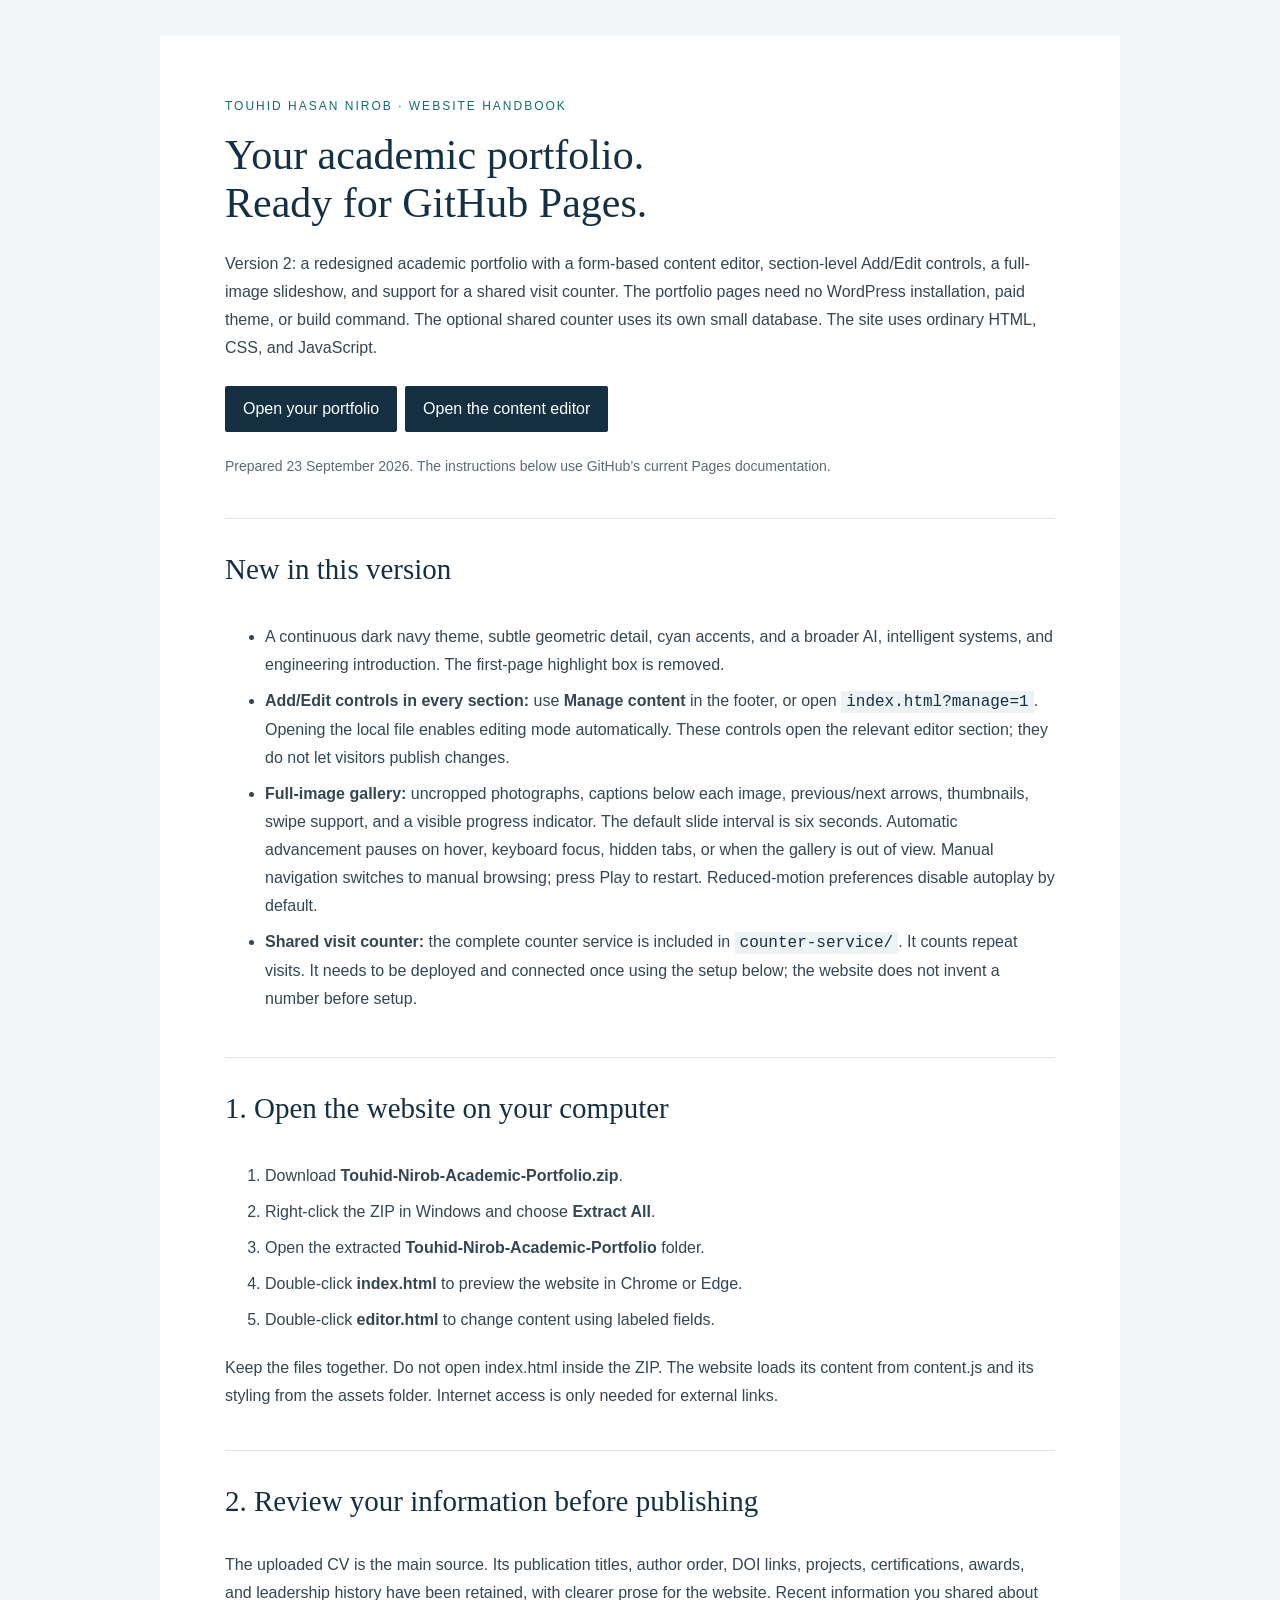
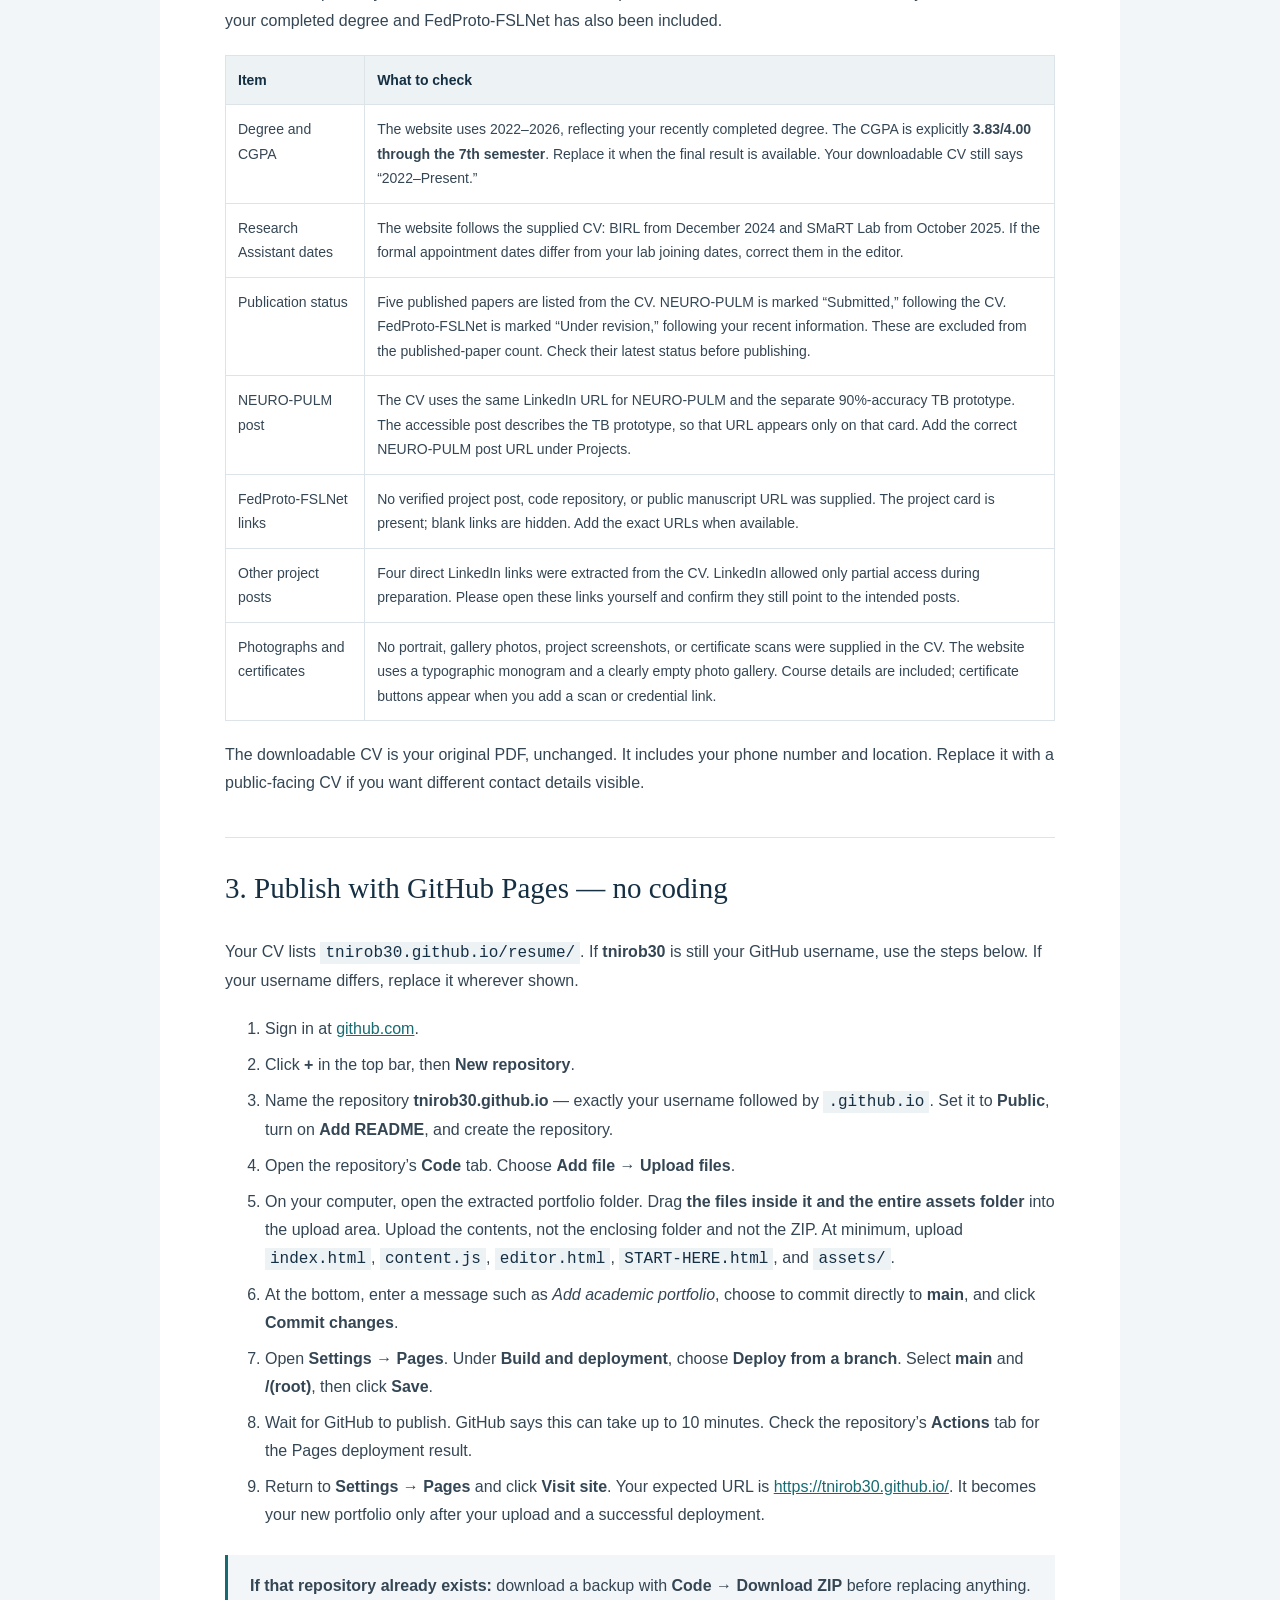
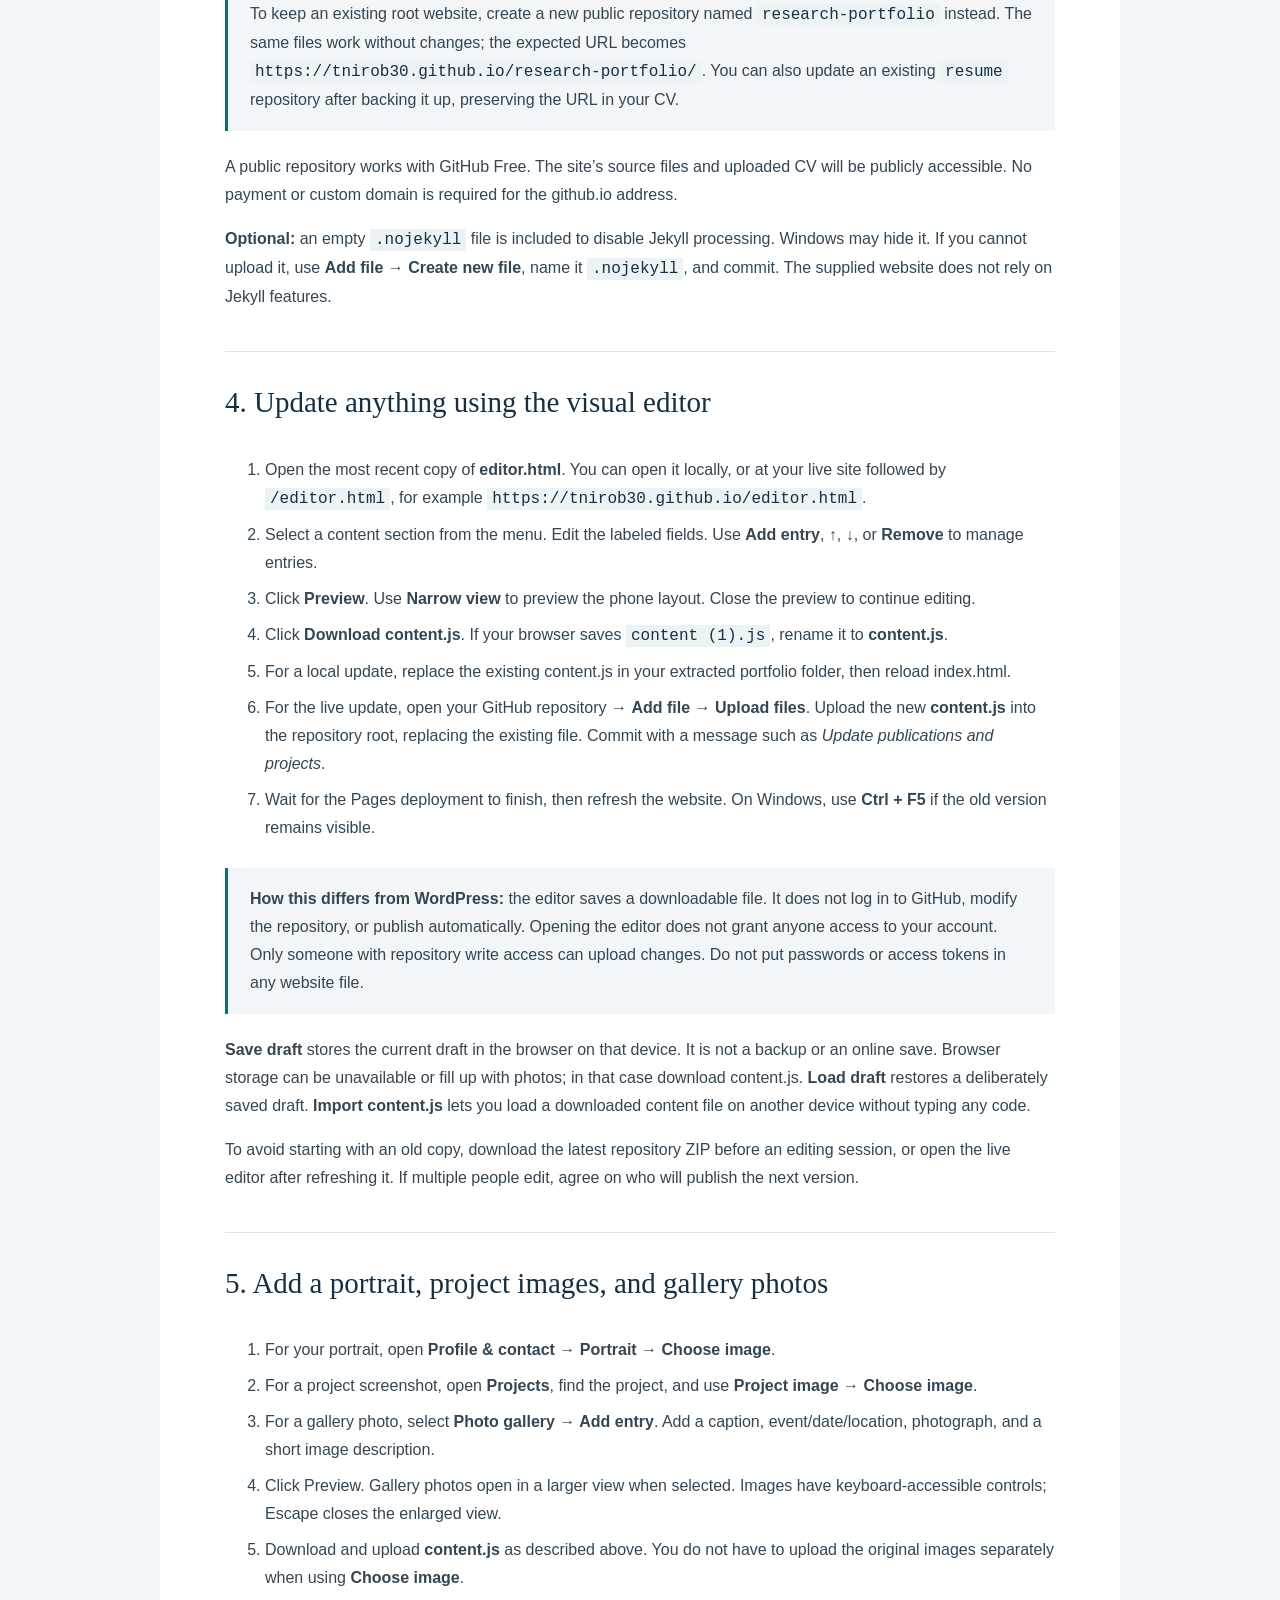
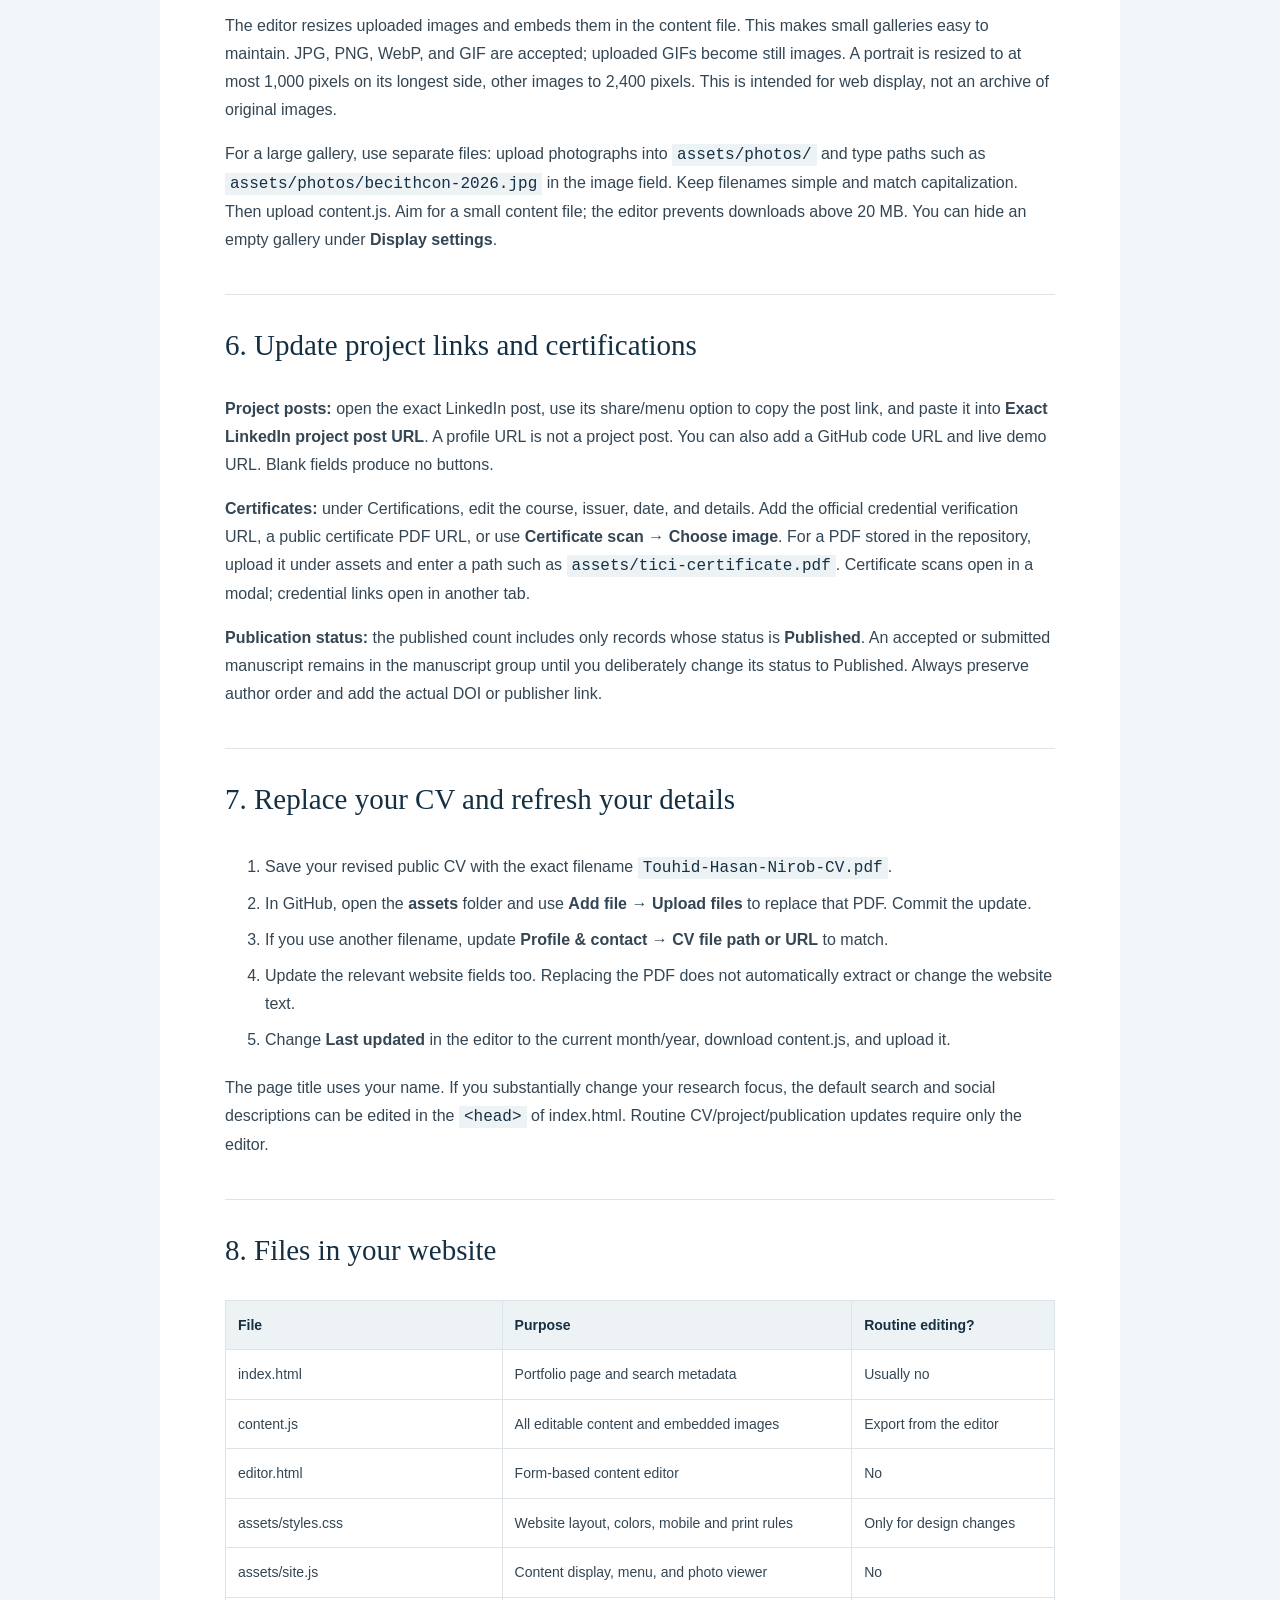
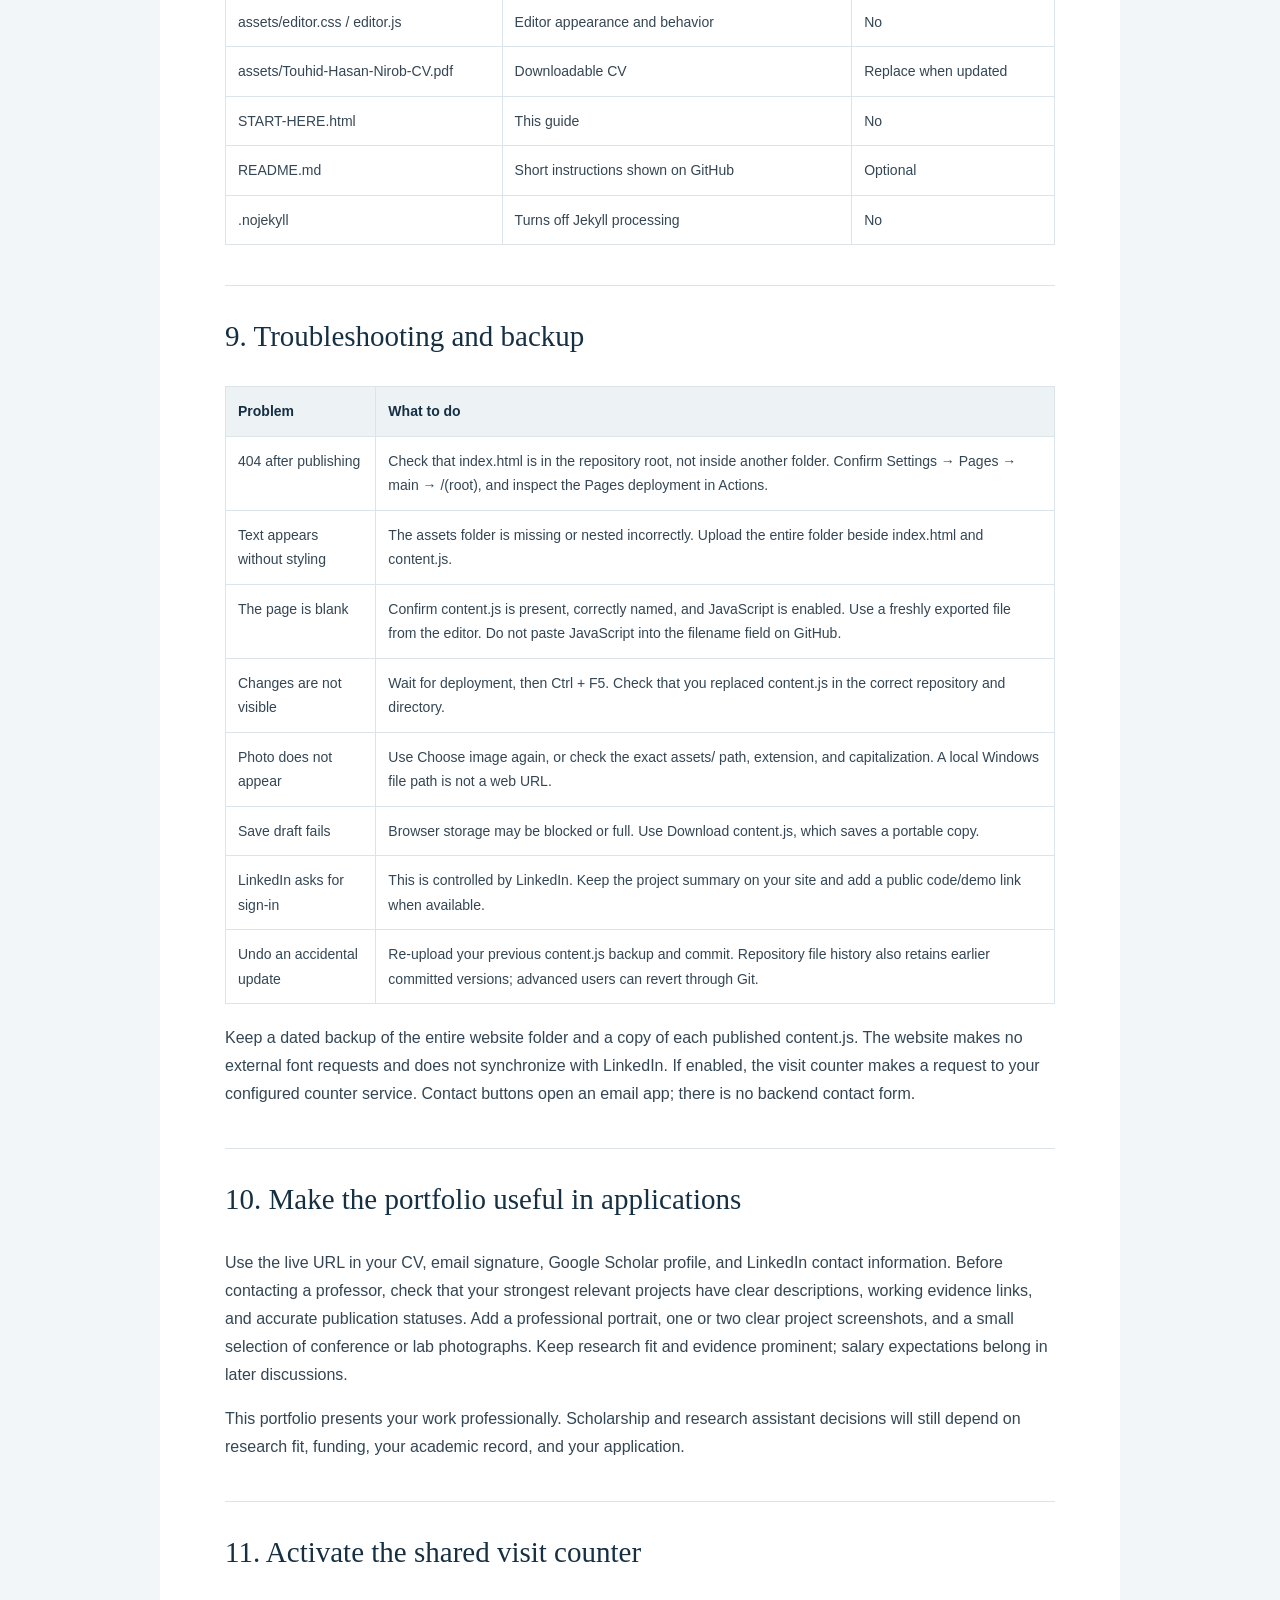
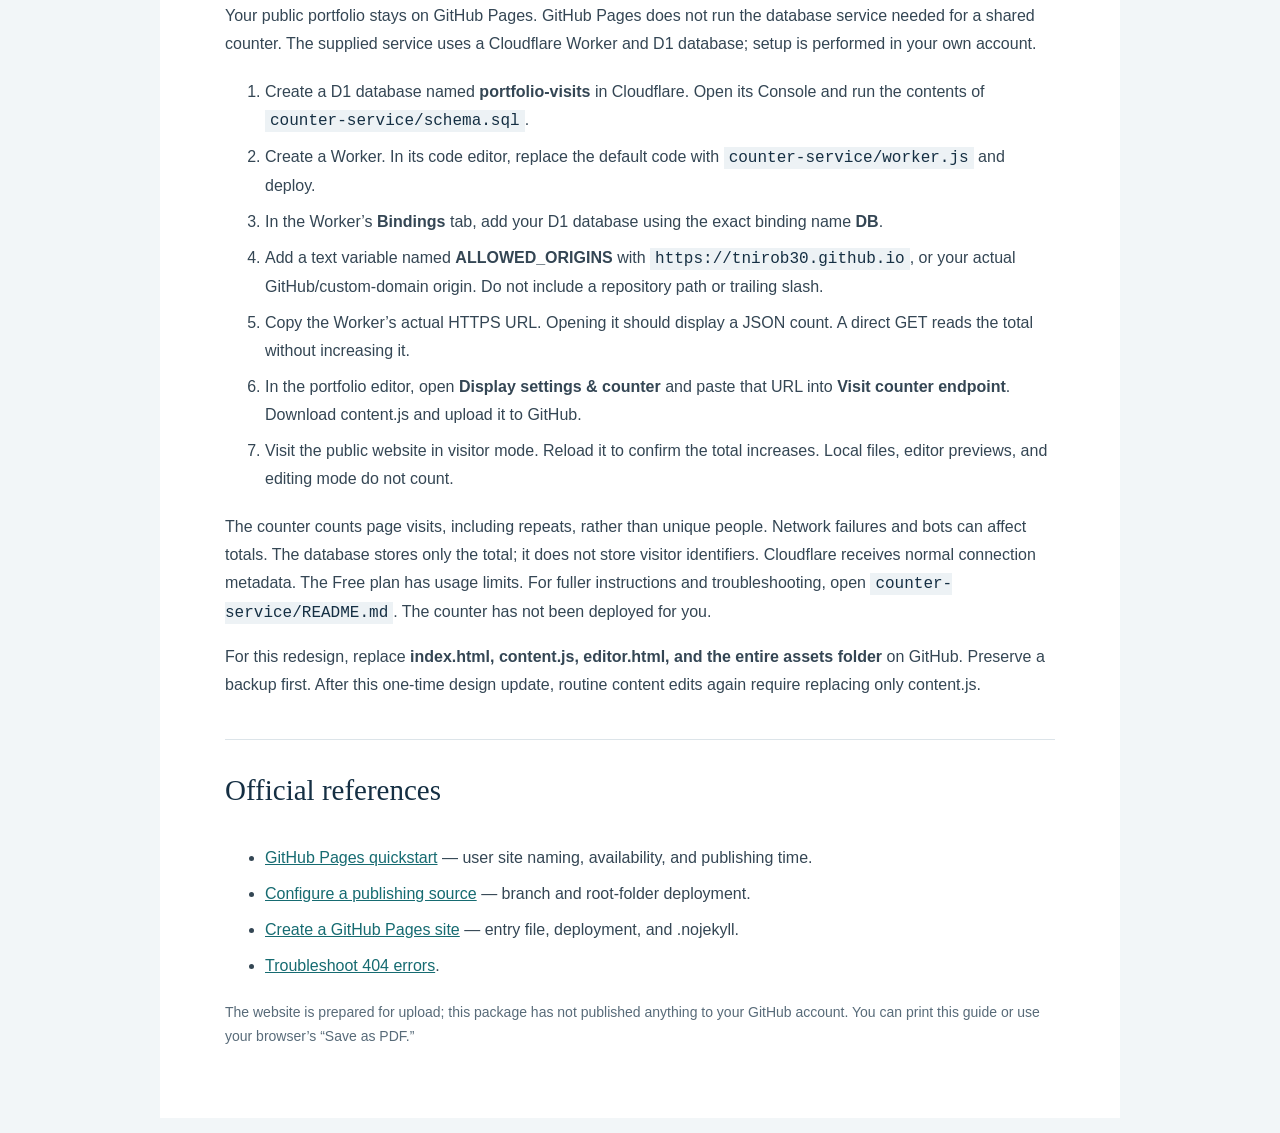
<file: START-HERE.html>
<!doctype html><html lang="en"><head><meta charset="utf-8"><meta name="viewport" content="width=device-width, initial-scale=1"><meta name="robots" content="noindex,nofollow"><title>Your portfolio — setup and editing guide</title><style>
*{box-sizing:border-box}body{font:16px/1.75 Arial,Helvetica,sans-serif;color:#344654;background:#f2f6f8;margin:0}main{max-width:960px;margin:36px auto;background:white;padding:55px 65px}h1,h2{font-family:Georgia,serif;color:#152f43;font-weight:400}h1{font-size:42px;line-height:1.15;margin:12px 0 22px}h2{font-size:29px;margin-top:40px;border-top:1px solid #dce4e9;padding-top:25px}h3{font-size:18px;color:#152f43}a{color:#166b71}li{padding:4px 0}code{background:#edf2f5;color:#152f43;padding:2px 5px;overflow-wrap:anywhere}table{border-collapse:collapse;width:100%;font-size:14px;margin:20px 0}th,td{text-align:left;padding:12px;border:1px solid #dce4e9;vertical-align:top}th{background:#edf2f5;color:#152f43}.note{border-left:3px solid #166b71;background:#f2f6f8;padding:17px 22px;margin:22px 0}.eyebrow{font-size:12px;letter-spacing:2px;color:#166b71}.button{display:inline-block;background:#152f43;color:white;padding:9px 18px;text-decoration:none;margin:8px 8px 8px 0;border-radius:2px}.small{font-size:14px;color:#586b79}@media(max-width:650px){main{margin:0;padding:28px 22px}h1{font-size:34px}table{font-size:13px}th,td{padding:9px}}@media print{body{background:white;font-size:11pt}main{margin:0;max-width:none;padding:0}h1{font-size:27pt}h2{font-size:21pt;break-after:avoid}h3{break-after:avoid}tr,.note{break-inside:avoid}.button{display:none}a{color:#166b71}}
</style></head><body><main><span class="eyebrow">TOUHID HASAN NIROB · WEBSITE HANDBOOK</span><h1>Your academic portfolio.<br>Ready for GitHub Pages.</h1><p>Version 2: a redesigned academic portfolio with a form-based content editor, section-level Add/Edit controls, a full-image slideshow, and support for a shared visit counter. The portfolio pages need no WordPress installation, paid theme, or build command. The optional shared counter uses its own small database. The site uses ordinary HTML, CSS, and JavaScript.</p><a class="button" href="index.html">Open your portfolio</a><a class="button" href="editor.html">Open the content editor</a><p class="small">Prepared 23 September 2026. The instructions below use GitHub’s current Pages documentation.</p>
<h2>New in this version</h2><ul><li>A continuous dark navy theme, subtle geometric detail, cyan accents, and a broader AI, intelligent systems, and engineering introduction. The first-page highlight box is removed.</li><li><strong>Add/Edit controls in every section:</strong> use <strong>Manage content</strong> in the footer, or open <code>index.html?manage=1</code>. Opening the local file enables editing mode automatically. These controls open the relevant editor section; they do not let visitors publish changes.</li><li><strong>Full-image gallery:</strong> uncropped photographs, captions below each image, previous/next arrows, thumbnails, swipe support, and a visible progress indicator. The default slide interval is six seconds. Automatic advancement pauses on hover, keyboard focus, hidden tabs, or when the gallery is out of view. Manual navigation switches to manual browsing; press Play to restart. Reduced-motion preferences disable autoplay by default.</li><li><strong>Shared visit counter:</strong> the complete counter service is included in <code>counter-service/</code>. It counts repeat visits. It needs to be deployed and connected once using the setup below; the website does not invent a number before setup.</li></ul><h2>1. Open the website on your computer</h2><ol><li>Download <strong>Touhid-Nirob-Academic-Portfolio.zip</strong>.</li><li>Right-click the ZIP in Windows and choose <strong>Extract All</strong>.</li><li>Open the extracted <strong>Touhid-Nirob-Academic-Portfolio</strong> folder.</li><li>Double-click <strong>index.html</strong> to preview the website in Chrome or Edge.</li><li>Double-click <strong>editor.html</strong> to change content using labeled fields.</li></ol><p>Keep the files together. Do not open index.html inside the ZIP. The website loads its content from content.js and its styling from the assets folder. Internet access is only needed for external links.</p>
<h2>2. Review your information before publishing</h2><p>The uploaded CV is the main source. Its publication titles, author order, DOI links, projects, certifications, awards, and leadership history have been retained, with clearer prose for the website. Recent information you shared about your completed degree and FedProto-FSLNet has also been included.</p><table><thead><tr><th>Item</th><th>What to check</th></tr></thead><tbody><tr><td>Degree and CGPA</td><td>The website uses 2022–2026, reflecting your recently completed degree. The CGPA is explicitly <strong>3.83/4.00 through the 7th semester</strong>. Replace it when the final result is available. Your downloadable CV still says “2022–Present.”</td></tr><tr><td>Research Assistant dates</td><td>The website follows the supplied CV: BIRL from December 2024 and SMaRT Lab from October 2025. If the formal appointment dates differ from your lab joining dates, correct them in the editor.</td></tr><tr><td>Publication status</td><td>Five published papers are listed from the CV. NEURO-PULM is marked “Submitted,” following the CV. FedProto-FSLNet is marked “Under revision,” following your recent information. These are excluded from the published-paper count. Check their latest status before publishing.</td></tr><tr><td>NEURO-PULM post</td><td>The CV uses the same LinkedIn URL for NEURO-PULM and the separate 90%-accuracy TB prototype. The accessible post describes the TB prototype, so that URL appears only on that card. Add the correct NEURO-PULM post URL under Projects.</td></tr><tr><td>FedProto-FSLNet links</td><td>No verified project post, code repository, or public manuscript URL was supplied. The project card is present; blank links are hidden. Add the exact URLs when available.</td></tr><tr><td>Other project posts</td><td>Four direct LinkedIn links were extracted from the CV. LinkedIn allowed only partial access during preparation. Please open these links yourself and confirm they still point to the intended posts.</td></tr><tr><td>Photographs and certificates</td><td>No portrait, gallery photos, project screenshots, or certificate scans were supplied in the CV. The website uses a typographic monogram and a clearly empty photo gallery. Course details are included; certificate buttons appear when you add a scan or credential link.</td></tr></tbody></table><p>The downloadable CV is your original PDF, unchanged. It includes your phone number and location. Replace it with a public-facing CV if you want different contact details visible.</p>
<h2>3. Publish with GitHub Pages — no coding</h2><p>Your CV lists <code>tnirob30.github.io/resume/</code>. If <strong>tnirob30</strong> is still your GitHub username, use the steps below. If your username differs, replace it wherever shown.</p><ol><li>Sign in at <a href="https://github.com/" target="_blank" rel="noopener noreferrer">github.com</a>.</li><li>Click <strong>+</strong> in the top bar, then <strong>New repository</strong>.</li><li>Name the repository <strong>tnirob30.github.io</strong> — exactly your username followed by <code>.github.io</code>. Set it to <strong>Public</strong>, turn on <strong>Add README</strong>, and create the repository.</li><li>Open the repository’s <strong>Code</strong> tab. Choose <strong>Add file → Upload files</strong>.</li><li>On your computer, open the extracted portfolio folder. Drag <strong>the files inside it and the entire assets folder</strong> into the upload area. Upload the contents, not the enclosing folder and not the ZIP. At minimum, upload <code>index.html</code>, <code>content.js</code>, <code>editor.html</code>, <code>START-HERE.html</code>, and <code>assets/</code>.</li><li>At the bottom, enter a message such as <em>Add academic portfolio</em>, choose to commit directly to <strong>main</strong>, and click <strong>Commit changes</strong>.</li><li>Open <strong>Settings → Pages</strong>. Under <strong>Build and deployment</strong>, choose <strong>Deploy from a branch</strong>. Select <strong>main</strong> and <strong>/(root)</strong>, then click <strong>Save</strong>.</li><li>Wait for GitHub to publish. GitHub says this can take up to 10 minutes. Check the repository’s <strong>Actions</strong> tab for the Pages deployment result.</li><li>Return to <strong>Settings → Pages</strong> and click <strong>Visit site</strong>. Your expected URL is <a href="https://tnirob30.github.io/">https://tnirob30.github.io/</a>. It becomes your new portfolio only after your upload and a successful deployment.</li></ol><div class="note"><strong>If that repository already exists:</strong> download a backup with <strong>Code → Download ZIP</strong> before replacing anything. To keep an existing root website, create a new public repository named <code>research-portfolio</code> instead. The same files work without changes; the expected URL becomes <code>https://tnirob30.github.io/research-portfolio/</code>. You can also update an existing <code>resume</code> repository after backing it up, preserving the URL in your CV.</div><p>A public repository works with GitHub Free. The site’s source files and uploaded CV will be publicly accessible. No payment or custom domain is required for the github.io address.</p><p><strong>Optional:</strong> an empty <code>.nojekyll</code> file is included to disable Jekyll processing. Windows may hide it. If you cannot upload it, use <strong>Add file → Create new file</strong>, name it <code>.nojekyll</code>, and commit. The supplied website does not rely on Jekyll features.</p>
<h2>4. Update anything using the visual editor</h2><ol><li>Open the most recent copy of <strong>editor.html</strong>. You can open it locally, or at your live site followed by <code>/editor.html</code>, for example <code>https://tnirob30.github.io/editor.html</code>.</li><li>Select a content section from the menu. Edit the labeled fields. Use <strong>Add entry</strong>, <strong>↑</strong>, <strong>↓</strong>, or <strong>Remove</strong> to manage entries.</li><li>Click <strong>Preview</strong>. Use <strong>Narrow view</strong> to preview the phone layout. Close the preview to continue editing.</li><li>Click <strong>Download content.js</strong>. If your browser saves <code>content (1).js</code>, rename it to <strong>content.js</strong>.</li><li>For a local update, replace the existing content.js in your extracted portfolio folder, then reload index.html.</li><li>For the live update, open your GitHub repository → <strong>Add file → Upload files</strong>. Upload the new <strong>content.js</strong> into the repository root, replacing the existing file. Commit with a message such as <em>Update publications and projects</em>.</li><li>Wait for the Pages deployment to finish, then refresh the website. On Windows, use <strong>Ctrl + F5</strong> if the old version remains visible.</li></ol><div class="note"><strong>How this differs from WordPress:</strong> the editor saves a downloadable file. It does not log in to GitHub, modify the repository, or publish automatically. Opening the editor does not grant anyone access to your account. Only someone with repository write access can upload changes. Do not put passwords or access tokens in any website file.</div><p><strong>Save draft</strong> stores the current draft in the browser on that device. It is not a backup or an online save. Browser storage can be unavailable or fill up with photos; in that case download content.js. <strong>Load draft</strong> restores a deliberately saved draft. <strong>Import content.js</strong> lets you load a downloaded content file on another device without typing any code.</p><p>To avoid starting with an old copy, download the latest repository ZIP before an editing session, or open the live editor after refreshing it. If multiple people edit, agree on who will publish the next version.</p>
<h2>5. Add a portrait, project images, and gallery photos</h2><ol><li>For your portrait, open <strong>Profile & contact → Portrait → Choose image</strong>.</li><li>For a project screenshot, open <strong>Projects</strong>, find the project, and use <strong>Project image → Choose image</strong>.</li><li>For a gallery photo, select <strong>Photo gallery → Add entry</strong>. Add a caption, event/date/location, photograph, and a short image description.</li><li>Click Preview. Gallery photos open in a larger view when selected. Images have keyboard-accessible controls; Escape closes the enlarged view.</li><li>Download and upload <strong>content.js</strong> as described above. You do not have to upload the original images separately when using <strong>Choose image</strong>.</li></ol><p>The editor resizes uploaded images and embeds them in the content file. This makes small galleries easy to maintain. JPG, PNG, WebP, and GIF are accepted; uploaded GIFs become still images. A portrait is resized to at most 1,000 pixels on its longest side, other images to 2,400 pixels. This is intended for web display, not an archive of original images.</p><p>For a large gallery, use separate files: upload photographs into <code>assets/photos/</code> and type paths such as <code>assets/photos/becithcon-2026.jpg</code> in the image field. Keep filenames simple and match capitalization. Then upload content.js. Aim for a small content file; the editor prevents downloads above 20 MB. You can hide an empty gallery under <strong>Display settings</strong>.</p>
<h2>6. Update project links and certifications</h2><p><strong>Project posts:</strong> open the exact LinkedIn post, use its share/menu option to copy the post link, and paste it into <strong>Exact LinkedIn project post URL</strong>. A profile URL is not a project post. You can also add a GitHub code URL and live demo URL. Blank fields produce no buttons.</p><p><strong>Certificates:</strong> under Certifications, edit the course, issuer, date, and details. Add the official credential verification URL, a public certificate PDF URL, or use <strong>Certificate scan → Choose image</strong>. For a PDF stored in the repository, upload it under assets and enter a path such as <code>assets/tici-certificate.pdf</code>. Certificate scans open in a modal; credential links open in another tab.</p><p><strong>Publication status:</strong> the published count includes only records whose status is <strong>Published</strong>. An accepted or submitted manuscript remains in the manuscript group until you deliberately change its status to Published. Always preserve author order and add the actual DOI or publisher link.</p>
<h2>7. Replace your CV and refresh your details</h2><ol><li>Save your revised public CV with the exact filename <code>Touhid-Hasan-Nirob-CV.pdf</code>.</li><li>In GitHub, open the <strong>assets</strong> folder and use <strong>Add file → Upload files</strong> to replace that PDF. Commit the update.</li><li>If you use another filename, update <strong>Profile & contact → CV file path or URL</strong> to match.</li><li>Update the relevant website fields too. Replacing the PDF does not automatically extract or change the website text.</li><li>Change <strong>Last updated</strong> in the editor to the current month/year, download content.js, and upload it.</li></ol><p>The page title uses your name. If you substantially change your research focus, the default search and social descriptions can be edited in the <code>&lt;head&gt;</code> of index.html. Routine CV/project/publication updates require only the editor.</p>
<h2>8. Files in your website</h2><table><thead><tr><th>File</th><th>Purpose</th><th>Routine editing?</th></tr></thead><tbody><tr><td>index.html</td><td>Portfolio page and search metadata</td><td>Usually no</td></tr><tr><td>content.js</td><td>All editable content and embedded images</td><td>Export from the editor</td></tr><tr><td>editor.html</td><td>Form-based content editor</td><td>No</td></tr><tr><td>assets/styles.css</td><td>Website layout, colors, mobile and print rules</td><td>Only for design changes</td></tr><tr><td>assets/site.js</td><td>Content display, menu, and photo viewer</td><td>No</td></tr><tr><td>assets/editor.css / editor.js</td><td>Editor appearance and behavior</td><td>No</td></tr><tr><td>assets/Touhid-Hasan-Nirob-CV.pdf</td><td>Downloadable CV</td><td>Replace when updated</td></tr><tr><td>START-HERE.html</td><td>This guide</td><td>No</td></tr><tr><td>README.md</td><td>Short instructions shown on GitHub</td><td>Optional</td></tr><tr><td>.nojekyll</td><td>Turns off Jekyll processing</td><td>No</td></tr></tbody></table>
<h2>9. Troubleshooting and backup</h2><table><thead><tr><th>Problem</th><th>What to do</th></tr></thead><tbody><tr><td>404 after publishing</td><td>Check that index.html is in the repository root, not inside another folder. Confirm Settings → Pages → main → /(root), and inspect the Pages deployment in Actions.</td></tr><tr><td>Text appears without styling</td><td>The assets folder is missing or nested incorrectly. Upload the entire folder beside index.html and content.js.</td></tr><tr><td>The page is blank</td><td>Confirm content.js is present, correctly named, and JavaScript is enabled. Use a freshly exported file from the editor. Do not paste JavaScript into the filename field on GitHub.</td></tr><tr><td>Changes are not visible</td><td>Wait for deployment, then Ctrl + F5. Check that you replaced content.js in the correct repository and directory.</td></tr><tr><td>Photo does not appear</td><td>Use Choose image again, or check the exact assets/ path, extension, and capitalization. A local Windows file path is not a web URL.</td></tr><tr><td>Save draft fails</td><td>Browser storage may be blocked or full. Use Download content.js, which saves a portable copy.</td></tr><tr><td>LinkedIn asks for sign-in</td><td>This is controlled by LinkedIn. Keep the project summary on your site and add a public code/demo link when available.</td></tr><tr><td>Undo an accidental update</td><td>Re-upload your previous content.js backup and commit. Repository file history also retains earlier committed versions; advanced users can revert through Git.</td></tr></tbody></table><p>Keep a dated backup of the entire website folder and a copy of each published content.js. The website makes no external font requests and does not synchronize with LinkedIn. If enabled, the visit counter makes a request to your configured counter service. Contact buttons open an email app; there is no backend contact form.</p>
<h2>10. Make the portfolio useful in applications</h2><p>Use the live URL in your CV, email signature, Google Scholar profile, and LinkedIn contact information. Before contacting a professor, check that your strongest relevant projects have clear descriptions, working evidence links, and accurate publication statuses. Add a professional portrait, one or two clear project screenshots, and a small selection of conference or lab photographs. Keep research fit and evidence prominent; salary expectations belong in later discussions.</p><p>This portfolio presents your work professionally. Scholarship and research assistant decisions will still depend on research fit, funding, your academic record, and your application.</p>
<h2>11. Activate the shared visit counter</h2><p>Your public portfolio stays on GitHub Pages. GitHub Pages does not run the database service needed for a shared counter. The supplied service uses a Cloudflare Worker and D1 database; setup is performed in your own account.</p><ol><li>Create a D1 database named <strong>portfolio-visits</strong> in Cloudflare. Open its Console and run the contents of <code>counter-service/schema.sql</code>.</li><li>Create a Worker. In its code editor, replace the default code with <code>counter-service/worker.js</code> and deploy.</li><li>In the Worker’s <strong>Bindings</strong> tab, add your D1 database using the exact binding name <strong>DB</strong>.</li><li>Add a text variable named <strong>ALLOWED_ORIGINS</strong> with <code>https://tnirob30.github.io</code>, or your actual GitHub/custom-domain origin. Do not include a repository path or trailing slash.</li><li>Copy the Worker’s actual HTTPS URL. Opening it should display a JSON count. A direct GET reads the total without increasing it.</li><li>In the portfolio editor, open <strong>Display settings &amp; counter</strong> and paste that URL into <strong>Visit counter endpoint</strong>. Download content.js and upload it to GitHub.</li><li>Visit the public website in visitor mode. Reload it to confirm the total increases. Local files, editor previews, and editing mode do not count.</li></ol><p>The counter counts page visits, including repeats, rather than unique people. Network failures and bots can affect totals. The database stores only the total; it does not store visitor identifiers. Cloudflare receives normal connection metadata. The Free plan has usage limits. For fuller instructions and troubleshooting, open <code>counter-service/README.md</code>. The counter has not been deployed for you.</p><p>For this redesign, replace <strong>index.html, content.js, editor.html, and the entire assets folder</strong> on GitHub. Preserve a backup first. After this one-time design update, routine content edits again require replacing only content.js.</p><h2>Official references</h2><ul><li><a href="https://docs.github.com/en/pages/quickstart">GitHub Pages quickstart</a> — user site naming, availability, and publishing time.</li><li><a href="https://docs.github.com/en/pages/getting-started-with-github-pages/configuring-a-publishing-source-for-your-github-pages-site">Configure a publishing source</a> — branch and root-folder deployment.</li><li><a href="https://docs.github.com/en/pages/getting-started-with-github-pages/creating-a-github-pages-site">Create a GitHub Pages site</a> — entry file, deployment, and .nojekyll.</li><li><a href="https://docs.github.com/en/pages/getting-started-with-github-pages/troubleshooting-404-errors-for-github-pages-sites">Troubleshoot 404 errors</a>.</li></ul><p class="small">The website is prepared for upload; this package has not published anything to your GitHub account. You can print this guide or use your browser’s “Save as PDF.”</p>
</main></body></html>
</file>
